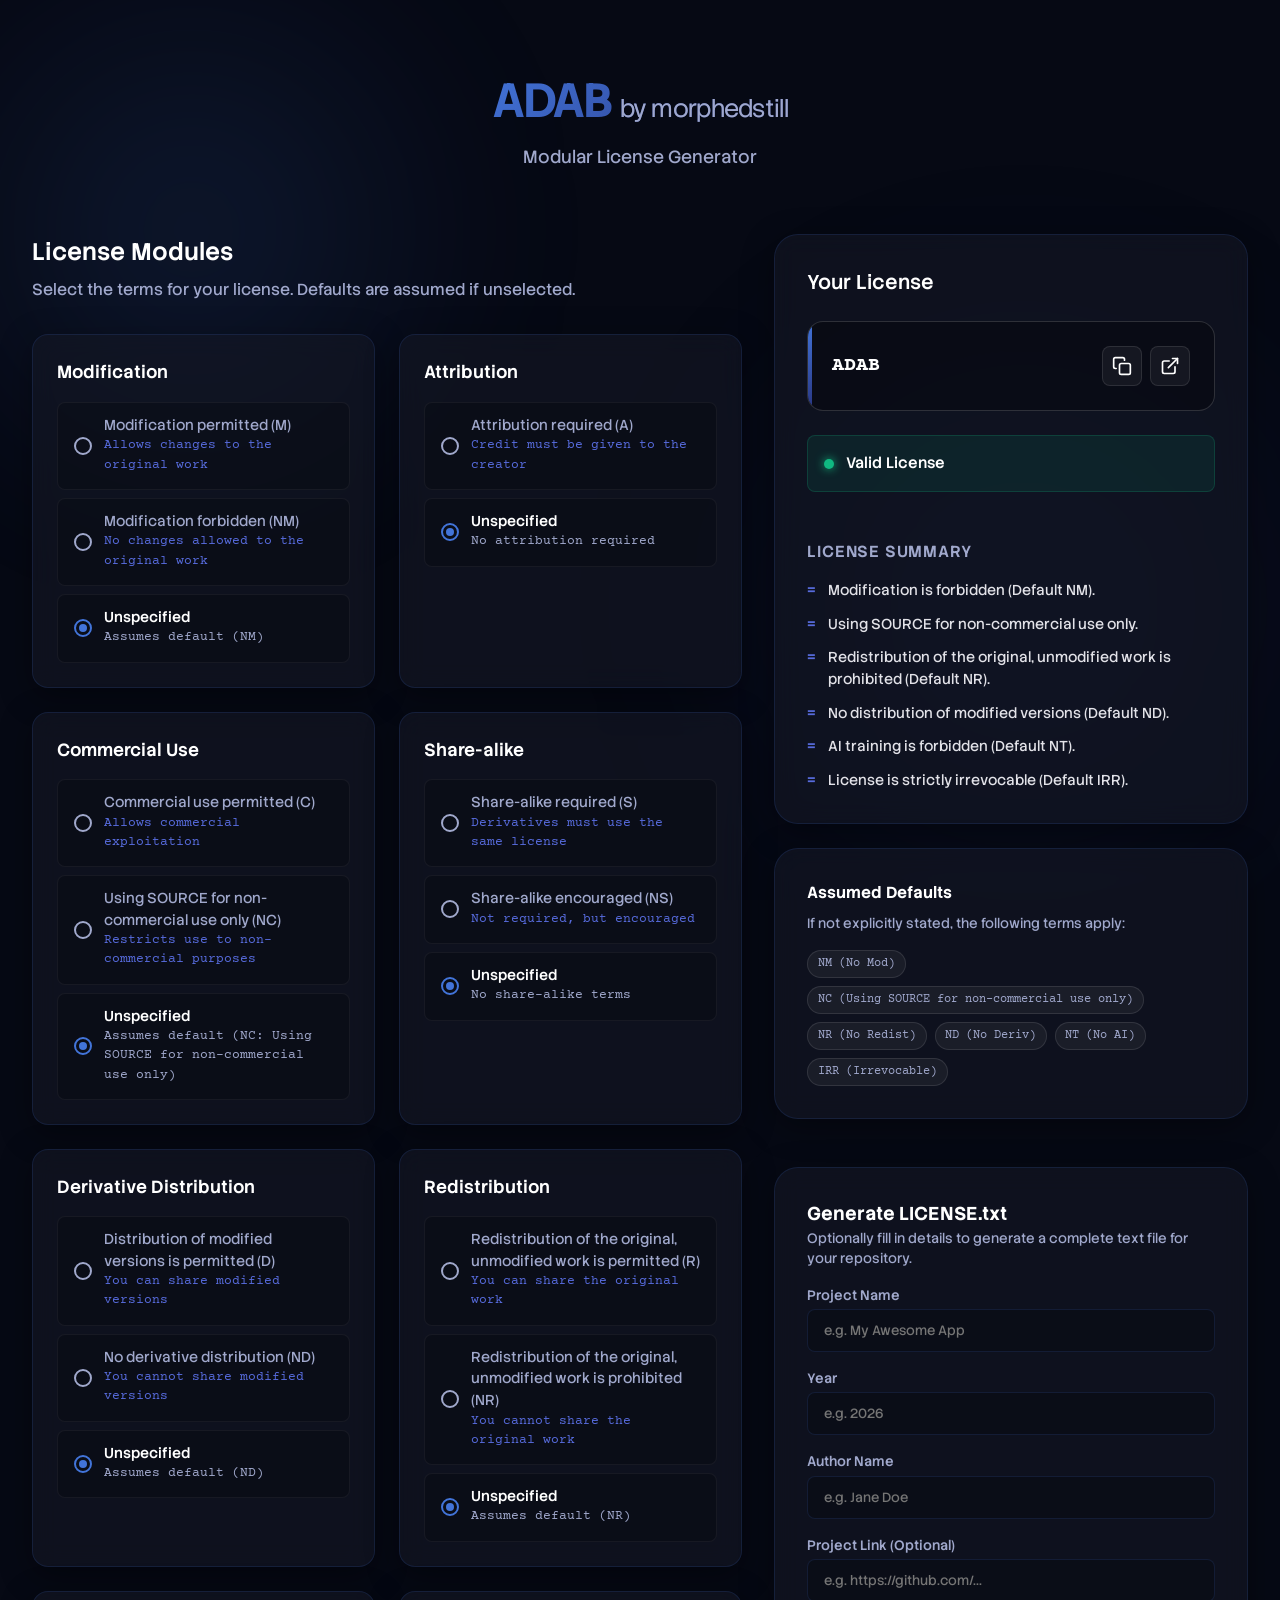
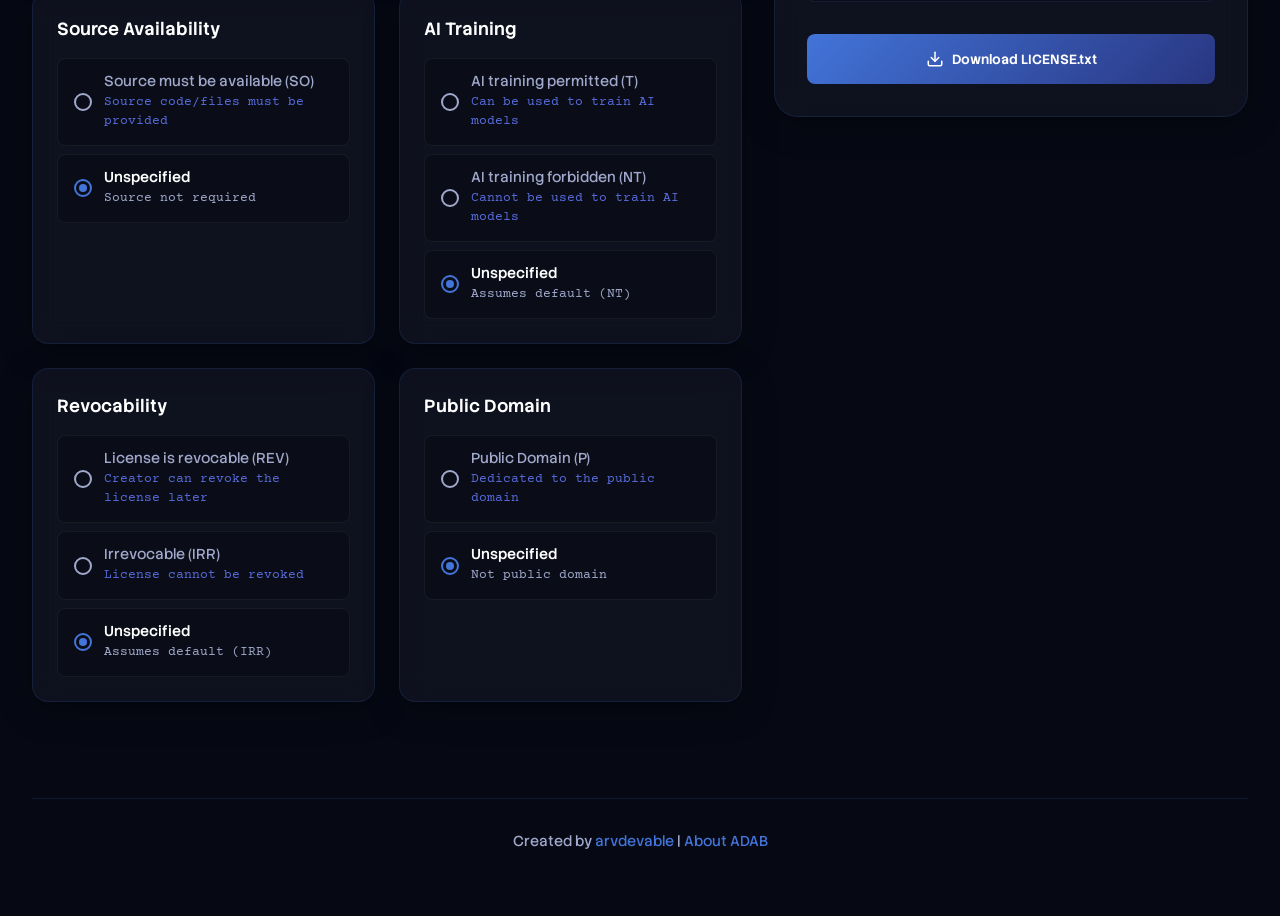
<file: index.html>
<!-- index.html -->
<!DOCTYPE html>
<html lang="en">
<head>
    <meta charset="UTF-8">
    <meta name="viewport" content="width=device-width, initial-scale=1.0">
    <title>ADAB-v1.2.0-280626.73812 License Generator</title>
    <meta name="description" content="Generate and validate your ADAB-v1.0 license string effortlessly.">
    <link rel="preconnect" href="https://fonts.googleapis.com">
    <link rel="preconnect" href="https://fonts.gstatic.com" crossorigin>
    <link href="https://fonts.googleapis.com/css2?family=Outfit:wght@300;400;500;600;700&family=JetBrains+Mono:wght@400;700&display=swap" rel="stylesheet">
    <link rel="stylesheet" href="styles.css">
</head>
<body>
    <div class="background-elements">
        <div class="blob blob-1"></div>
        <div class="blob blob-2"></div>
    </div>

    <div class="app-container">
        <header>
            <div class="logo">
                <span class="logo-text">ADAB<span class="version">by morphedstill</span></span>
            </div>
            <p class="subtitle">Modular License Generator</p>
        </header>

        <main>
            <div class="builder-layout">
                <div class="options-panel">
                    <h2>License Modules</h2>
                    <p class="panel-desc">Select the terms for your license. Defaults are assumed if unselected.</p>
                    
                    <div class="module-grid" id="moduleGrid">
                        <!-- Modules injected via JS -->
                    </div>
                </div>

                <div class="preview-panel">
                    <div class="sticky-container">
                        <div class="result-card">
                            <h2>Your License</h2>
                            
                            <div class="license-string-container">
                                <code id="licenseOutput">ADAB</code>
                                <div style="display:flex; gap:0.5rem;">
                                    <button class="copy-btn" id="copyBtn" title="Copy to clipboard">
                                        <svg xmlns="http://www.w3.org/2000/svg" width="20" height="20" viewBox="0 0 24 24" fill="none" stroke="currentColor" stroke-width="2" stroke-linecap="round" stroke-linejoin="round"><rect x="9" y="9" width="13" height="13" rx="2" ry="2"></rect><path d="M5 15H4a2 2 0 0 1-2-2V4a2 2 0 0 1 2-2h9a2 2 0 0 1 2 2v1"></path></svg>
                                    </button>
                                    <button class="copy-btn" id="viewBtn" title="View Public License Page">
                                        <svg xmlns="http://www.w3.org/2000/svg" width="20" height="20" viewBox="0 0 24 24" fill="none" stroke="currentColor" stroke-width="2" stroke-linecap="round" stroke-linejoin="round"><path d="M18 13v6a2 2 0 0 1-2 2H5a2 2 0 0 1-2-2V8a2 2 0 0 1 2-2h6"></path><polyline points="15 3 21 3 21 9"></polyline><line x1="10" y1="14" x2="21" y2="3"></line></svg>
                                    </button>
                                </div>
                            </div>

                            <div class="validation-status" id="validationStatus">
                                <div class="status-indicator"></div>
                                <span class="status-text">Valid License</span>
                            </div>

                            <div class="error-container" id="errorContainer">
                                <!-- Errors injected via JS -->
                            </div>

                            <div class="summary-container">
                                <h3>License Summary</h3>
                                <ul class="summary-list" id="summaryList">
                                    <!-- Summary items injected via JS -->
                                </ul>
                            </div>
                        </div>

                        <div class="defaults-card">
                            <h3>Assumed Defaults</h3>
                            <p>If not explicitly stated, the following terms apply:</p>
                            <div class="default-tags">
                                <span class="tag">NM (No Mod)</span>
                                <span class="tag">NC (Using SOURCE for non-commercial use only)</span>
                                <span class="tag">NR (No Redist)</span>
                                <span class="tag">ND (No Deriv)</span>
                                <span class="tag">NT (No AI)</span>
                                <span class="tag">IRR (Irrevocable)</span>
                            </div>
                        </div>
                        
                        <div class="result-card" style="margin-top: 1.5rem;">
                            <h3>Generate LICENSE.txt</h3>
                            <p style="font-size: 0.85rem; color: var(--text-secondary); margin-bottom: 1rem;">Optionally fill in details to generate a complete text file for your repository.</p>
                            
                            <div class="generator-form">
                                <div class="form-group">
                                    <label for="projName">Project Name</label>
                                    <input type="text" id="projName" class="form-control" placeholder="e.g. My Awesome App">
                                </div>
                                <div class="form-group">
                                    <label for="projYear">Year</label>
                                    <input type="text" id="projYear" class="form-control" placeholder="e.g. 2026">
                                </div>
                                <div class="form-group">
                                    <label for="projAuthor">Author Name</label>
                                    <input type="text" id="projAuthor" class="form-control" placeholder="e.g. Jane Doe">
                                </div>
                                <div class="form-group">
                                    <label for="projLink">Project Link (Optional)</label>
                                    <input type="text" id="projLink" class="form-control" placeholder="e.g. https://github.com/... ">
                                </div>
                                
                                <button class="primary-btn" id="downloadBtn">
                                    <svg xmlns="http://www.w3.org/2000/svg" width="18" height="18" viewBox="0 0 24 24" fill="none" stroke="currentColor" stroke-width="2" stroke-linecap="round" stroke-linejoin="round"><path d="M21 15v4a2 2 0 0 1-2 2H5a2 2 0 0 1-2-2v-4"></path><polyline points="7 10 12 15 17 10"></polyline><line x1="12" y1="15" x2="12" y2="3"></line></svg>
                                    Download LICENSE.txt
                                </button>
                            </div>
                        </div>
                    </div>
                </div>
            </div>
        </main>

        <footer class="site-footer">
            <p>Created by <a href="https://github.com/arvdevable/ADAB" target="_blank">arvdevable</a> | <a href="about.html">About ADAB</a></p>
        </footer>
    </div>

    <script src="script.js"></script>
</body>
</html>
</file>
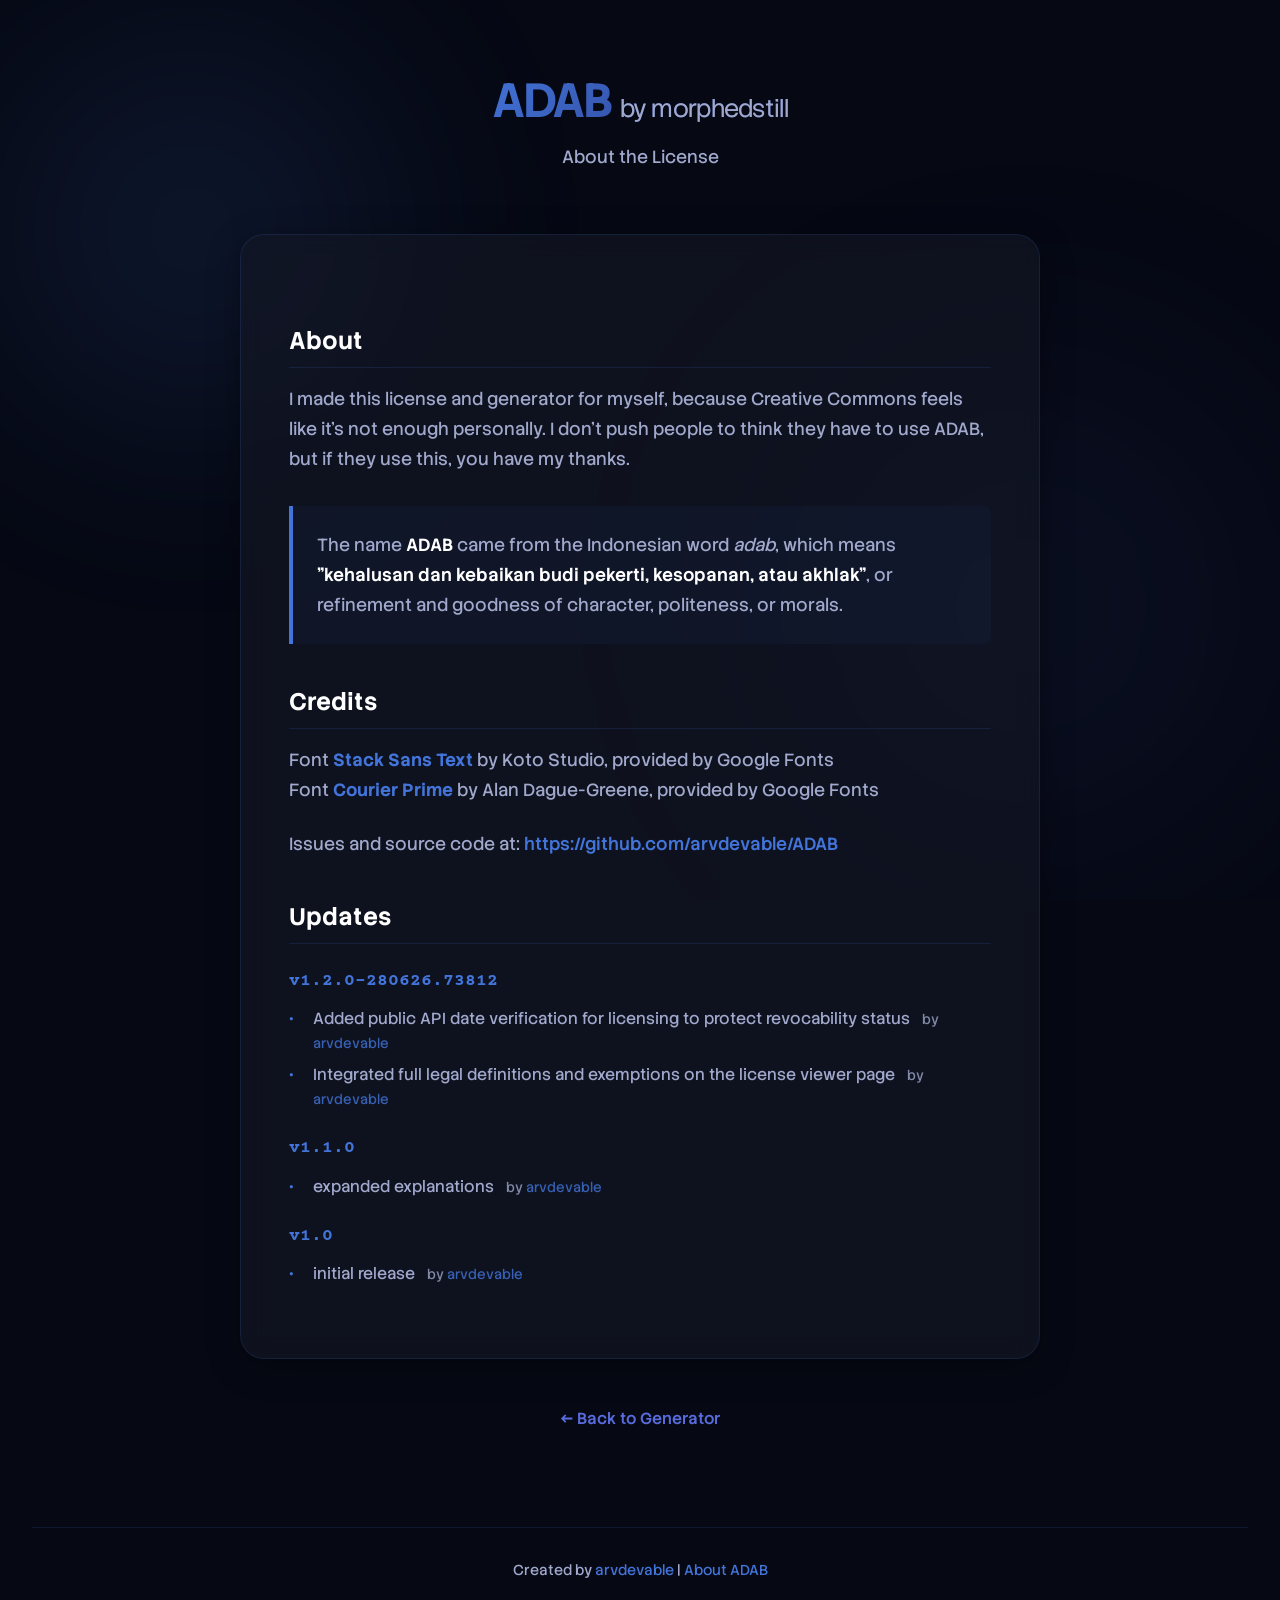
<file: about.html>
<!-- about.html -->
<!DOCTYPE html>
<html lang="en">
<head>
    <meta charset="UTF-8">
    <meta name="viewport" content="width=device-width, initial-scale=1.0">
    <title>About ADAB-v1.2.0-280626.73812</title>
    <meta name="description" content="About the ADAB license and generator.">
    <link rel="preconnect" href="https://fonts.googleapis.com">
    <link rel="preconnect" href="https://fonts.gstatic.com" crossorigin>
    <link href="https://fonts.googleapis.com/css2?family=Outfit:wght@300;400;500;600;700&family=JetBrains+Mono:wght@400;700&display=swap" rel="stylesheet">
    <link rel="stylesheet" href="styles.css">
    <style>
        .about-card {
            background: var(--bg-card);
            border: 1px solid var(--border-color);
            border-radius: var(--radius-lg);
            padding: 3rem;
            backdrop-filter: var(--blur-glass);
            box-shadow: var(--shadow-glass);
            max-width: 800px;
            margin: 0 auto;
        }

        .about-card p {
            font-size: 1.1rem;
            line-height: 1.7;
            color: var(--text-secondary);
            margin-bottom: 1.5rem;
        }

        .about-card p:last-of-type {
            margin-bottom: 0;
        }

        .about-card strong {
            color: var(--text-primary);
            font-weight: 600;
        }

        .about-card a {
            color: var(--accent-primary);
            text-decoration: none;
            font-weight: 500;
            transition: color 0.2s ease;
        }

        .about-card a:hover {
            color: #ffffff;
            text-decoration: underline;
        }
        
        .quote {
            border-left: 4px solid var(--accent-primary);
            padding-left: 1.5rem;
            margin: 2rem 0;
            background: rgba(66, 116, 217, 0.05);
            padding: 1.5rem;
            border-radius: 0 var(--radius-sm) var(--radius-sm) 0;
        }
        
        .back-link-container {
            text-align: center;
            margin-top: 3rem;
        }

        .back-link {
            display: inline-block;
            color: var(--accent-secondary);
            text-decoration: none;
            font-weight: 500;
            transition: color 0.2s ease;
        }
        
        .back-link:hover {
            color: var(--accent-primary);
        }

        /* Updates & Changelog Styles */
        .about-card h2 {
            font-size: 1.5rem;
            color: var(--text-primary);
            margin-top: 2.5rem;
            margin-bottom: 1rem;
            border-bottom: 1px solid var(--border-color);
            padding-bottom: 0.5rem;
        }

        .about-card h3 {
            font-size: 1.15rem;
            color: var(--accent-primary);
            margin-top: 1.5rem;
            margin-bottom: 0.75rem;
            font-family: var(--font-mono);
        }

        .about-card ul {
            list-style: none;
            padding-left: 0;
            margin-bottom: 1.5rem;
        }

        .about-card li {
            position: relative;
            padding-left: 1.5rem;
            color: var(--text-secondary);
            font-size: 1rem;
            margin-bottom: 0.5rem;
        }

        .about-card li::before {
            content: '•';
            position: absolute;
            left: 0;
            color: var(--accent-primary);
            font-weight: bold;
        }

        .feat-credit {
            font-size: 0.85rem;
            color: var(--text-secondary);
            opacity: 0.8;
            margin-left: 0.5rem;
        }

        .feat-credit a {
            color: var(--accent-primary);
            font-weight: normal;
        }
    </style>
</head>
<body>
    <div class="background-elements">
        <div class="blob blob-1"></div>
        <div class="blob blob-2"></div>
    </div>

    <div class="app-container">
        <header>
            <div class="logo">
                <span class="logo-text">ADAB<span class="version">by morphedstill</span></span>
            </div>
            <p class="subtitle">About the License</p>
        </header>

        <main>
            <div class="about-card">
                <h2>About</h2>
                <p>I made this license and generator for myself, because Creative Commons feels like it's not enough personally. I don't push people to think they have to use ADAB, but if they use this, you have my thanks.</p>
                
                <div class="quote">
                    <p>The name <strong>ADAB</strong> came from the Indonesian word <em>adab</em>, which means <strong>"kehalusan dan kebaikan budi pekerti, kesopanan, atau akhlak"</strong>, or refinement and goodness of character, politeness, or morals.</p>
                </div>
                
                <h2>Credits</h2>
                <p>Font <b style="color: var(--accent-primary);">Stack Sans Text</b> by Koto Studio, provided by Google Fonts<br>
                Font <b style="color: var(--accent-primary);">Courier Prime</b> by Alan Dague-Greene, provided by Google Fonts</p>
                
                <p>Issues and source code at: <a href="https://github.com/arvdevable/ADAB" target="_blank">https://github.com/arvdevable/ADAB</a></p>
                    <p></p>
                <h2>Updates</h2>

                <h3>v1.2.0-280626.73812</h3>
                <ul>
                    <li>Added public API date verification for licensing to protect revocability status <span class="feat-credit">by <a href="https://github.com/arvdevable" target="_blank">arvdevable</a></span></li>
                    <li>Integrated full legal definitions and exemptions on the license viewer page <span class="feat-credit">by <a href="https://github.com/arvdevable" target="_blank">arvdevable</a></span></li>
                </ul>

                <h3>v1.1.0</h3>
                <ul>
                    <li>expanded explanations <span class="feat-credit">by <a href="https://github.com/arvdevable" target="_blank">arvdevable</a></span></li>
                </ul>

                <h3>v1.0</h3>
                <ul>
                    <li>initial release <span class="feat-credit">by <a href="https://github.com/arvdevable" target="_blank">arvdevable</a></span></li>
                </ul>
            </div>

            <!--
                <li>initial release <span class="feat-credit">by <a href="https://github.com/arvdevable" target="_blank">arvdevable</a> - Issue <a href="" target="_blank">00000</a></span></li>
            -->
            
            <div class="back-link-container">
                <a href="index.html" class="back-link">← Back to Generator</a>
            </div>
        </main>

        <footer class="site-footer">
            <p>Created by <a href="https://github.com/arvdevable/ADAB" target="_blank">arvdevable</a> | <a href="about.html">About ADAB</a></p>
        </footer>
    </div>
</body>
</html>
</file>
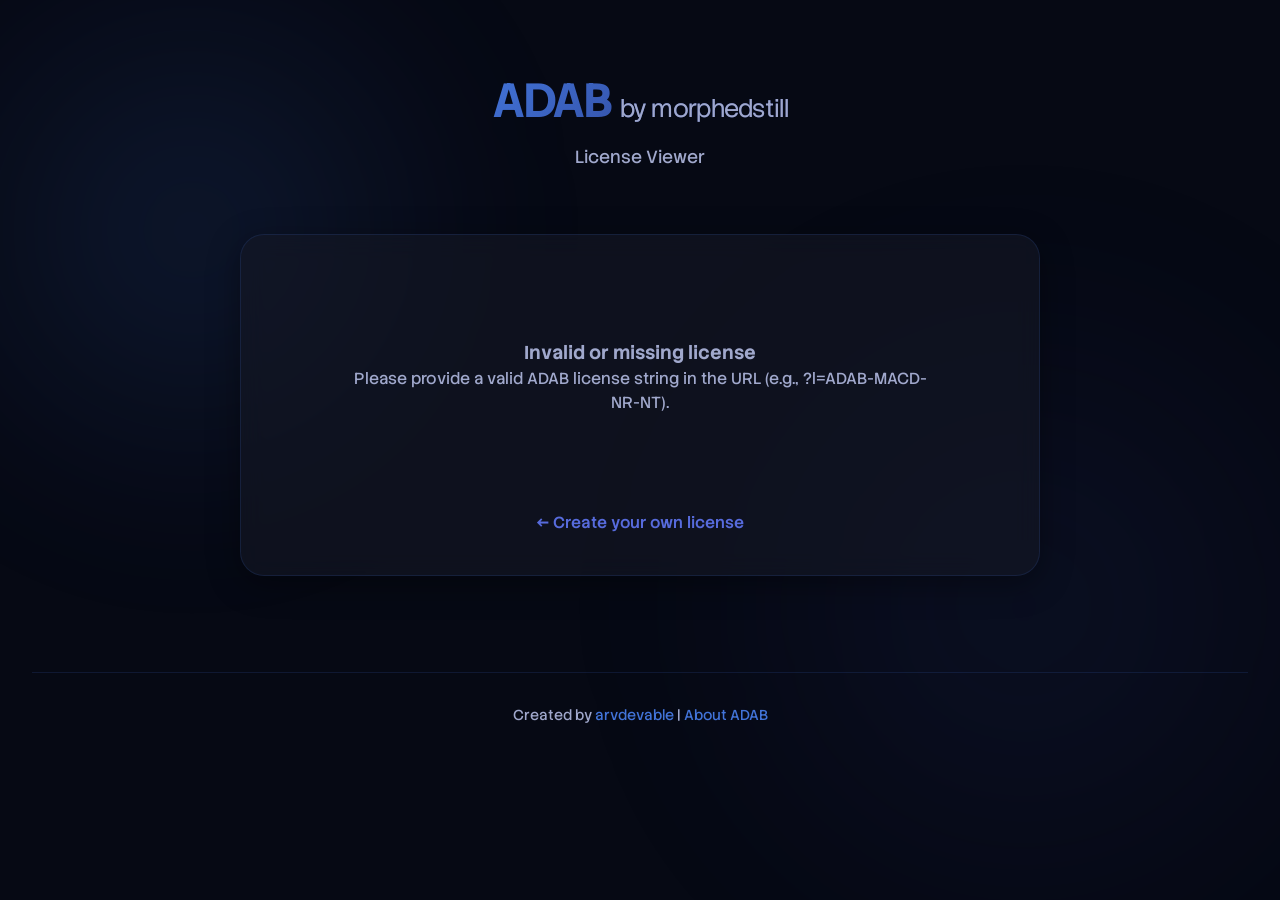
<file: license.html>
<!-- license.html -->
<!DOCTYPE html>
<html lang="en">
<head>
    <meta charset="UTF-8">
    <meta name="viewport" content="width=device-width, initial-scale=1.0">
    <title>ADAB-v1.2.0-280626.73812 License Viewer</title>
    <meta name="description" content="View the terms of an ADAB-v1.0 license.">
    <link rel="preconnect" href="https://fonts.googleapis.com">
    <link rel="preconnect" href="https://fonts.gstatic.com" crossorigin>
    <link href="https://fonts.googleapis.com/css2?family=Outfit:wght@300;400;500;600;700&family=JetBrains+Mono:wght@400;700&display=swap" rel="stylesheet">
    <link rel="stylesheet" href="styles.css">
    <style>
        .license-header {
            text-align: center;
            margin-bottom: 2rem;
        }
        
        .license-string {
            font-family: var(--font-mono);
            font-size: 2rem;
            font-weight: 700;
            color: var(--text-primary);
            background: rgba(0,0,0,0.3);
            border: 1px solid var(--border-highlight);
            border-radius: var(--radius-md);
            padding: 1.5rem;
            display: inline-block;
            margin-top: 1rem;
            position: relative;
            overflow: hidden;
            word-break: break-all;
        }
        
        .license-string::before {
            content: '';
            position: absolute;
            top: 0;
            left: 0;
            width: 4px;
            height: 100%;
            background: var(--accent-gradient);
        }

        .summary-card {
            background: var(--bg-card);
            border: 1px solid var(--border-color);
            border-radius: var(--radius-lg);
            padding: 2.5rem;
            backdrop-filter: var(--blur-glass);
            box-shadow: var(--shadow-glass);
            max-width: 800px;
            margin: 0 auto;
        }

        .summary-card h2 {
            font-size: 1.5rem;
            margin-bottom: 2rem;
            color: var(--text-primary);
            display: flex;
            align-items: center;
            gap: 0.5rem;
        }

        .term-list {
            list-style: none;
            display: flex;
            flex-direction: column;
            gap: 1.5rem;
        }

        .term-item {
            display: flex;
            align-items: flex-start;
            gap: 1rem;
            background: rgba(255,255,255,0.03);
            padding: 1.5rem;
            border-radius: var(--radius-md);
            border: 1px solid rgba(255,255,255,0.05);
            transition: transform 0.2s ease;
        }

        .term-item:hover {
            transform: translateY(-2px);
            background: rgba(255,255,255,0.05);
        }

        .term-icon {
            color: var(--accent-secondary);
            font-weight: bold;
            font-size: 1.5rem;
            line-height: 1;
            margin-top: -2px;
        }

        .term-content {
            display: flex;
            flex-direction: column;
            gap: 0.25rem;
        }

        .term-title {
            font-weight: 600;
            color: var(--text-primary);
            font-size: 1.1rem;
        }

        .term-desc {
            color: var(--text-secondary);
            font-size: 0.95rem;
        }

        .not-found {
            text-align: center;
            padding: 4rem;
            color: var(--text-secondary);
        }
        
        .back-link {
            display: inline-block;
            margin-top: 2rem;
            color: var(--accent-secondary);
            text-decoration: none;
            font-weight: 500;
            transition: color 0.2s ease;
        }
        
        .back-link:hover {
            color: var(--accent-primary);
        }

        .tldr-link {
            color: var(--accent-secondary);
            text-decoration: none;
            font-size: 0.95rem;
            font-weight: 500;
            transition: color 0.2s ease;
        }
        
        .tldr-link:hover {
            color: var(--accent-primary);
            text-decoration: underline;
        }

        .license-section {
            margin-bottom: 2rem;
        }

        .license-section h3 {
            font-size: 1.2rem;
            color: var(--accent-primary);
            margin-bottom: 1.25rem;
            font-weight: 600;
            border-bottom: 1px solid var(--border-color);
            padding-bottom: 0.5rem;
            text-transform: uppercase;
            letter-spacing: 0.05em;
        }
    </style>
</head>
<body>
    <div class="background-elements">
        <div class="blob blob-1"></div>
        <div class="blob blob-2"></div>
    </div>

    <div class="app-container">
        <header>
            <div class="logo">
                <span class="logo-text">ADAB<span class="version">by morphedstill</span></span>
            </div>
            <p class="subtitle">License Viewer</p>
        </header>

        <main>
            <div class="license-header" id="licenseHeader" style="display: none;">
                <p>Viewing terms for:</p>
                <div class="license-string" id="displayLicense"></div>
            </div>

            <div class="summary-card">
                <div id="contentArea">
                    <div class="not-found">Loading license terms...</div>
                </div>
                
                <div style="text-align: center;">
                    <a href="index.html" class="back-link">← Create your own license</a>
                </div>
            </div>
        </main>

        <footer class="site-footer">
            <p>Created by <a href="https://github.com/arvdevable/ADAB" target="_blank">arvdevable</a> | <a href="about.html">About ADAB</a></p>
        </footer>
    </div>

    <script src="license.js"></script>
</body>
</html>
</file>
<file: styles.css>
/* styles.css */

@import url('https://fonts.googleapis.com/css2?family=Courier+Prime:ital,wght@0,400;0,700;1,400;1,700&family=Stack+Sans+Text:wght@200..700&display=swap');

:root {
    --bg-main: #060914;
    --bg-card: rgba(20, 24, 38, 0.6);
    --bg-card-hover: rgba(30, 36, 56, 0.7);
    --text-primary: #ffffff;
    --text-secondary: #a0a8cc;
    --accent-primary: #4274D9;
    --accent-secondary: #576bdc;
    --accent-gradient: linear-gradient(135deg, #4274D9 0%, #293681 100%);
    --error: #F62440;
    --success: #10b981;
    --border-color: rgba(66, 116, 217, 0.15);
    --border-highlight: rgba(255, 255, 255, 0.15);
    
    --radius-lg: 24px;
    --radius-md: 16px;
    --radius-sm: 8px;
    
    --shadow-glass: 0 8px 32px 0 rgba(0, 0, 0, 0.37);
    --blur-glass: blur(12px);
    
    --font-sans: 'Stack Sans Text', sans-serif;
    --font-mono: 'Courier Prime', monospace;
}

* {
    box-sizing: border-box;
    margin: 0;
    padding: 0;
}

body {
    background-color: var(--bg-main);
    color: var(--text-primary);
    font-family: var(--font-sans);
    line-height: 1.5;
    min-height: 100vh;
    overflow-x: hidden;
    position: relative;
}

/* Background Effects */
.background-elements {
    position: fixed;
    top: 0;
    left: 0;
    width: 100vw;
    height: 100vh;
    z-index: -1;
    overflow: hidden;
    pointer-events: none;
}

.blob {
    position: absolute;
    filter: blur(80px);
    opacity: 0.5;
    border-radius: 50%;
    animation: float 20s infinite alternate ease-in-out;
}

.blob-1 {
    top: -10%;
    left: -10%;
    width: 50vw;
    height: 50vw;
    background: radial-gradient(circle, rgba(66,116,217,0.3) 0%, rgba(6,9,20,0) 70%);
}

.blob-2 {
    bottom: -10%;
    right: -10%;
    width: 60vw;
    height: 60vw;
    background: radial-gradient(circle, rgba(41,54,129,0.3) 0%, rgba(6,9,20,0) 70%);
    animation-delay: -5s;
}

@keyframes float {
    0% { transform: translate(0, 0) scale(1); }
    100% { transform: translate(5%, 10%) scale(1.1); }
}

/* Layout */
.app-container {
    max-width: 1280px;
    margin: 0 auto;
    padding: 2rem;
    display: flex;
    flex-direction: column;
    gap: 2rem;
}

header {
    text-align: center;
    padding: 2rem 0;
}

.logo {
    display: inline-block;
}

.logo-text {
    font-size: 3rem;
    font-weight: 700;
    letter-spacing: -0.05em;
    background: var(--accent-gradient);
    -webkit-background-clip: text;
    -webkit-text-fill-color: transparent;
    display: flex;
    align-items: baseline;
    justify-content: center;
    gap: 0.5rem;
}

.version {
    font-size: 1.5rem;
    font-weight: 300;
    letter-spacing: -0.03em;
    -webkit-text-fill-color: var(--text-secondary);
}

.subtitle {
    color: var(--text-secondary);
    font-size: 1.1rem;
    margin-top: 0.5rem;
}

.builder-layout {
    display: grid;
    grid-template-columns: 1.5fr 1fr;
    gap: 2rem;
    align-items: start;
}

@media (max-width: 992px) {
    .builder-layout {
        grid-template-columns: 1fr;
    }
}

/* Options Panel */
.options-panel h2 {
    font-size: 1.5rem;
    font-weight: 600;
    margin-bottom: 0.5rem;
}

.panel-desc {
    color: var(--text-secondary);
    margin-bottom: 2rem;
}

.module-grid {
    display: grid;
    grid-template-columns: repeat(auto-fill, minmax(280px, 1fr));
    gap: 1.5rem;
}

.module-card {
    background: var(--bg-card);
    border: 1px solid var(--border-color);
    border-radius: var(--radius-md);
    padding: 1.5rem;
    backdrop-filter: var(--blur-glass);
    transition: all 0.3s ease;
    box-shadow: var(--shadow-glass);
}

.module-card:hover {
    border-color: var(--border-highlight);
    background: var(--bg-card-hover);
    transform: translateY(-2px);
}

.module-header {
    margin-bottom: 1rem;
}

.module-title {
    font-weight: 600;
    font-size: 1.1rem;
    display: flex;
    justify-content: space-between;
    align-items: center;
}

.module-badge {
    font-size: 0.75rem;
    padding: 0.2rem 0.5rem;
    border-radius: var(--radius-sm);
    background: rgba(255,255,255,0.1);
    color: var(--text-secondary);
}

.module-options {
    display: flex;
    flex-direction: column;
    gap: 0.5rem;
}

.option-label {
    display: flex;
    align-items: center;
    cursor: pointer;
    padding: 0.75rem 1rem;
    border-radius: var(--radius-sm);
    border: 1px solid rgba(255,255,255,0.05);
    background: rgba(0,0,0,0.2);
    transition: all 0.2s ease;
    position: relative;
    overflow: hidden;
}

.option-label:hover {
    background: rgba(255,255,255,0.05);
}

.option-label input {
    position: absolute;
    opacity: 0;
    cursor: pointer;
}

.custom-radio {
    width: 18px;
    height: 18px;
    border: 2px solid var(--text-secondary);
    border-radius: 50%;
    margin-right: 12px;
    display: flex;
    align-items: center;
    justify-content: center;
    transition: all 0.2s ease;
    flex-shrink: 0;
}

.custom-radio::after {
    content: '';
    width: 8px;
    height: 8px;
    background: var(--accent-primary);
    border-radius: 50%;
    transform: scale(0);
    transition: transform 0.2s ease;
}

.option-label input:checked ~ .custom-radio {
    border-color: var(--accent-primary);
}

.option-label input:checked ~ .custom-radio::after {
    transform: scale(1);
}

.option-label input:checked ~ .option-text {
    color: var(--text-primary);
    font-weight: 500;
}

.option-text {
    color: var(--text-secondary);
    font-size: 0.9rem;
    transition: color 0.2s ease;
    display: flex;
    flex-direction: column;
}

.option-code {
    font-family: var(--font-mono);
    font-size: 0.8rem;
    color: var(--accent-secondary);
    margin-bottom: 2px;
}

/* Preview Panel */
.sticky-container {
    position: sticky;
    top: 2rem;
    display: flex;
    flex-direction: column;
    gap: 1.5rem;
}

.result-card, .defaults-card {
    background: var(--bg-card);
    border: 1px solid var(--border-color);
    border-radius: var(--radius-lg);
    padding: 2rem;
    backdrop-filter: var(--blur-glass);
    box-shadow: var(--shadow-glass);
}

.result-card h2 {
    font-size: 1.25rem;
    margin-bottom: 1.5rem;
    font-weight: 500;
}

.license-string-container {
    background: rgba(0,0,0,0.3);
    border: 1px solid var(--border-highlight);
    border-radius: var(--radius-md);
    padding: 1.5rem;
    display: flex;
    justify-content: space-between;
    align-items: center;
    margin-bottom: 1.5rem;
    position: relative;
    overflow: hidden;
}

.license-string-container::before {
    content: '';
    position: absolute;
    top: 0;
    left: 0;
    width: 4px;
    height: 100%;
    background: var(--accent-gradient);
}

code#licenseOutput {
    font-family: var(--font-mono);
    font-size: 1.25rem;
    font-weight: 700;
    color: var(--text-primary);
    word-break: break-all;
    padding-right: 1rem;
}

.copy-btn {
    background: rgba(255,255,255,0.05);
    border: 1px solid rgba(255,255,255,0.1);
    color: var(--text-primary);
    width: 40px;
    height: 40px;
    border-radius: var(--radius-sm);
    display: flex;
    align-items: center;
    justify-content: center;
    cursor: pointer;
    transition: all 0.2s ease;
    flex-shrink: 0;
}

.copy-btn:hover {
    background: rgba(255,255,255,0.15);
    transform: scale(1.05);
}

.copy-btn:active {
    transform: scale(0.95);
}

.validation-status {
    display: flex;
    align-items: center;
    gap: 0.75rem;
    padding: 1rem;
    border-radius: var(--radius-sm);
    background: rgba(16, 185, 129, 0.1);
    border: 1px solid rgba(16, 185, 129, 0.2);
    margin-bottom: 1.5rem;
}

.validation-status.invalid {
    background: rgba(244, 63, 94, 0.1);
    border: 1px solid rgba(244, 63, 94, 0.2);
}

.status-indicator {
    width: 10px;
    height: 10px;
    border-radius: 50%;
    background: var(--success);
    box-shadow: 0 0 10px var(--success);
}

.validation-status.invalid .status-indicator {
    background: var(--error);
    box-shadow: 0 0 10px var(--error);
}

.status-text {
    font-weight: 500;
    font-size: 0.95rem;
}

.validation-status.invalid .status-text {
    color: var(--error);
}

.error-container {
    display: flex;
    flex-direction: column;
    gap: 0.5rem;
    margin-bottom: 1.5rem;
}

.error-item {
    color: #fca5a5;
    font-size: 0.85rem;
    display: flex;
    align-items: flex-start;
    gap: 0.5rem;
    background: rgba(244, 63, 94, 0.1);
    padding: 0.75rem;
    border-radius: var(--radius-sm);
    border-left: 3px solid var(--error);
}

.summary-container h3 {
    font-size: 1rem;
    color: var(--text-secondary);
    margin-bottom: 1rem;
    text-transform: uppercase;
    letter-spacing: 0.05em;
    font-weight: 600;
}

.summary-list {
    list-style: none;
    display: flex;
    flex-direction: column;
    gap: 0.75rem;
}

.summary-list li {
    display: flex;
    align-items: flex-start;
    gap: 0.75rem;
    font-size: 0.9rem;
    color: #e2e2e8;
}

.summary-list li::before {
    content: '=';
    color: var(--accent-secondary);
    font-weight: bold;
}

.defaults-card h3 {
    font-size: 1rem;
    margin-bottom: 0.5rem;
}

.defaults-card p {
    font-size: 0.85rem;
    color: var(--text-secondary);
    margin-bottom: 1rem;
}

.default-tags {
    display: flex;
    flex-wrap: wrap;
    gap: 0.5rem;
}

.tag {
    font-family: var(--font-mono);
    font-size: 0.75rem;
    background: rgba(255,255,255,0.05);
    border: 1px solid rgba(255,255,255,0.1);
    padding: 0.25rem 0.6rem;
    border-radius: 100px;
    color: var(--text-secondary);
}

/* Animations */
@keyframes fadeIn {
    from { opacity: 0; transform: translateY(10px); }
    to { opacity: 1; transform: translateY(0); }
}

.module-card {
    animation: fadeIn 0.4s ease forwards;
}

.module-card:nth-child(1) { animation-delay: 0.05s; }
.module-card:nth-child(2) { animation-delay: 0.1s; }
.module-card:nth-child(3) { animation-delay: 0.15s; }
.module-card:nth-child(4) { animation-delay: 0.2s; }
.module-card:nth-child(5) { animation-delay: 0.25s; }
.module-card:nth-child(6) { animation-delay: 0.3s; }
.module-card:nth-child(7) { animation-delay: 0.35s; }
.module-card:nth-child(8) { animation-delay: 0.4s; }
.module-card:nth-child(9) { animation-delay: 0.45s; }
.module-card:nth-child(10) { animation-delay: 0.5s; }

/* Custom scrollbar */
::-webkit-scrollbar {
    width: 8px;
}

::-webkit-scrollbar-track {
    background: var(--bg-main);
}

::-webkit-scrollbar-thumb {
    background: rgba(255,255,255,0.2);
    border-radius: 4px;
}

::-webkit-scrollbar-thumb:hover {
    background: rgba(255,255,255,0.3);
}

/* Footer styling */
.site-footer {
    text-align: center;
    padding: 2rem;
    margin-top: 4rem;
    border-top: 1px solid var(--border-color);
    color: var(--text-secondary);
    font-size: 0.9rem;
}

.site-footer a {
    color: var(--accent-primary);
    text-decoration: none;
    transition: color 0.2s ease;
}

.site-footer a:hover {
    color: #ffffff;
}

/* Form Inputs for Text Generation */
.generator-form {
    display: flex;
    flex-direction: column;
    gap: 1rem;
    margin-top: 1rem;
}

.form-group {
    display: flex;
    flex-direction: column;
    gap: 0.25rem;
}

.form-group label {
    font-size: 0.85rem;
    color: var(--text-secondary);
    font-weight: 500;
}

.form-control {
    background: rgba(0,0,0,0.2);
    border: 1px solid var(--border-color);
    border-radius: var(--radius-sm);
    padding: 0.75rem 1rem;
    color: var(--text-primary);
    font-family: var(--font-sans);
    transition: all 0.2s ease;
}

.form-control:focus {
    outline: none;
    border-color: var(--accent-primary);
    background: rgba(0,0,0,0.3);
}

.primary-btn {
    background: var(--accent-gradient);
    border: none;
    border-radius: var(--radius-sm);
    padding: 1rem;
    color: #fff;
    font-weight: 600;
    font-family: var(--font-sans);
    cursor: pointer;
    transition: all 0.2s ease;
    display: flex;
    align-items: center;
    justify-content: center;
    gap: 0.5rem;
    margin-top: 1rem;
}

.primary-btn:hover {
    transform: translateY(-2px);
    box-shadow: 0 4px 12px rgba(66, 116, 217, 0.4);
}

.primary-btn:active {
    transform: translateY(0);
}
</file>
